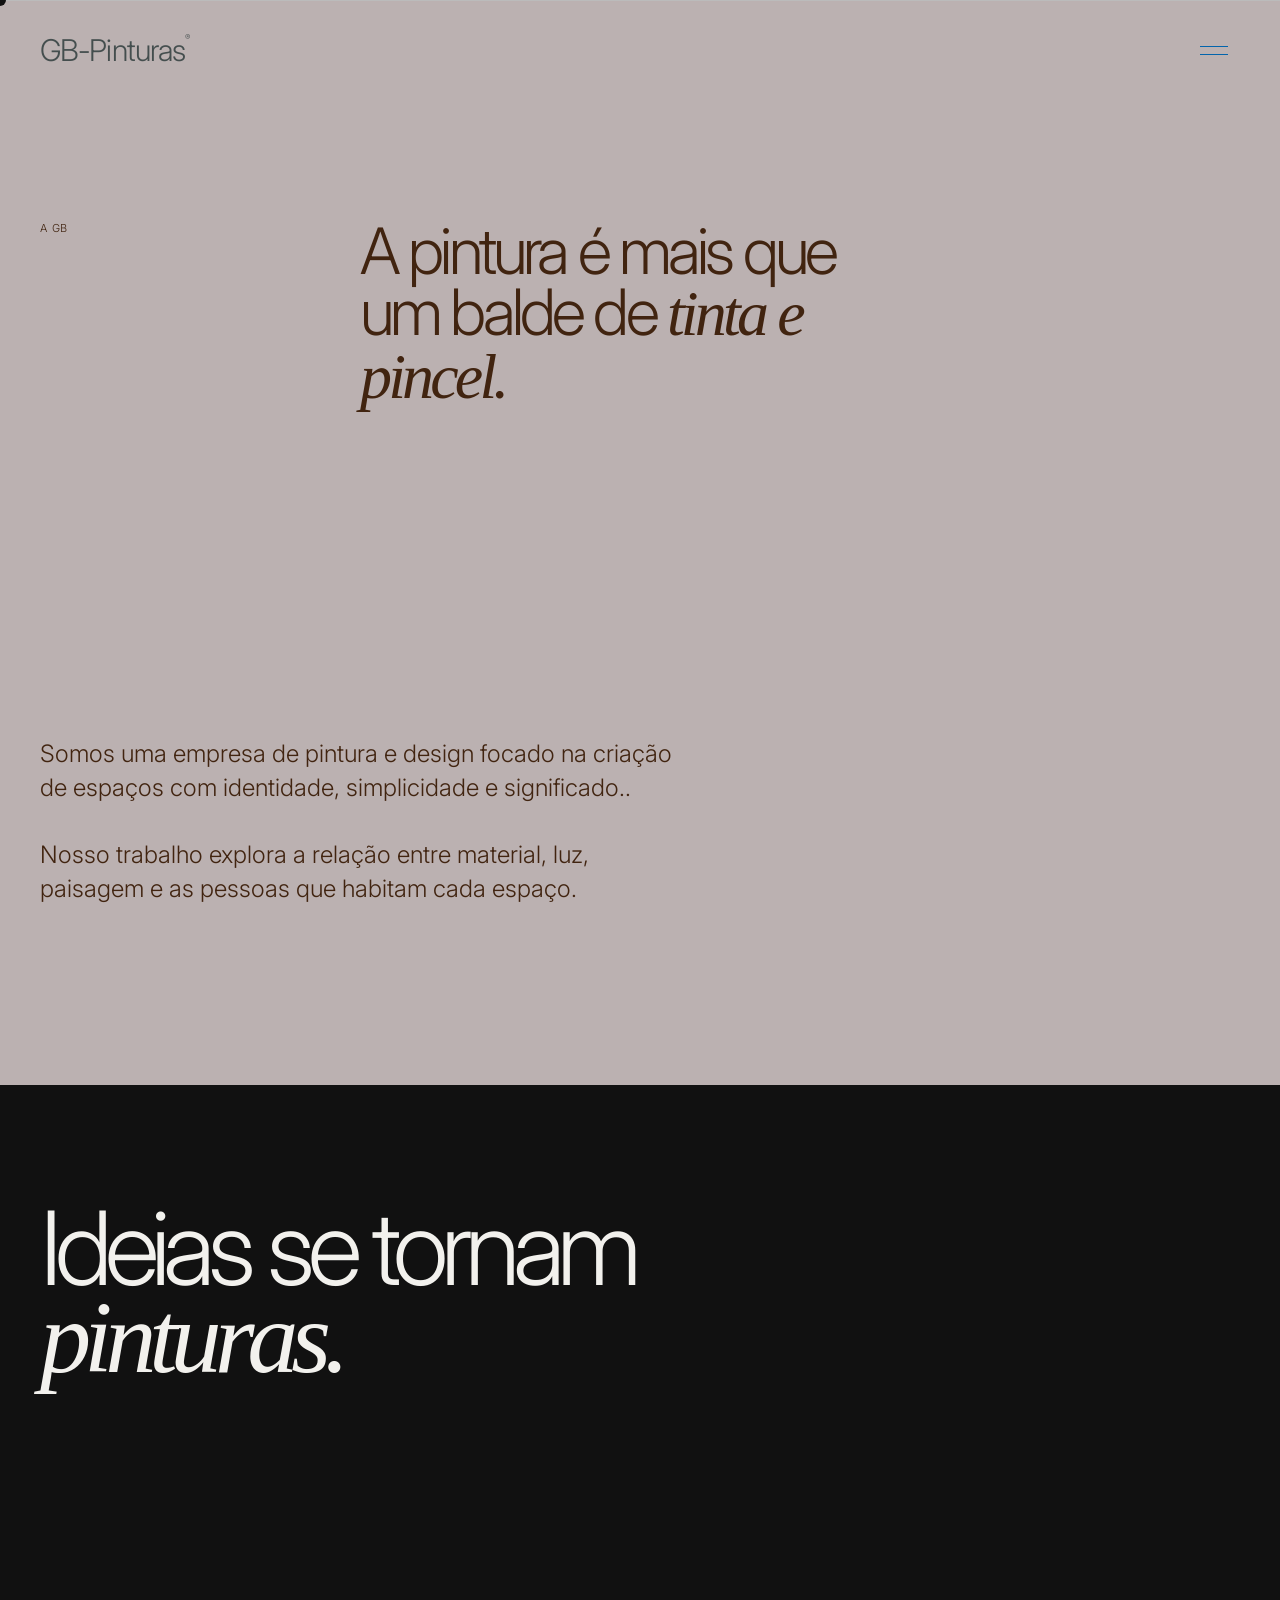
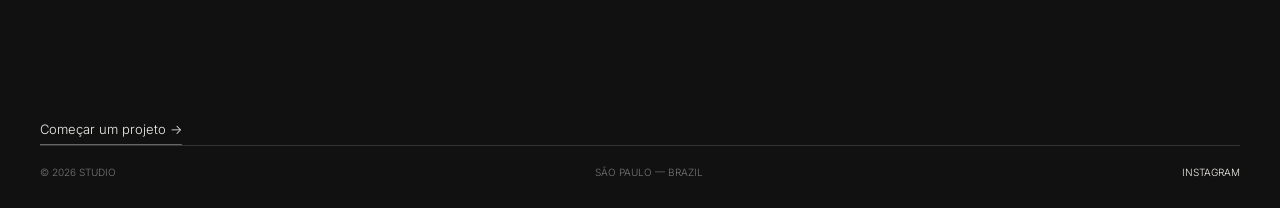
<file: studio.html>
<!DOCTYPE html>
<html lang="pt-BR">

<head>

    <meta charset="UTF-8">

    <meta
        name="viewport"
        content="width=device-width, initial-scale=1.0"
    >

    <title>Gb</title>

    <link
        rel="preconnect"
        href="https://fonts.googleapis.com"
    >

    <link
        rel="preconnect"
        href="https://fonts.gstatic.com"
        crossorigin
    >

    <link
        href="https://fonts.googleapis.com/css2?family=Inter:wght@300;400;500&display=swap"
        rel="stylesheet"
    >

    <link rel="stylesheet" href="css/style.css">

</head>

<body>

    <div class="cursor"></div>

    <header class="header">
        <a href="index.html" class="logo">
            GB-Pinturas<span>®</span>
        </a>
        <button class="menu-button" id="menuButton">
            <span></span>
            <span></span>
        </button>
    </header>



<nav class="menu" id="menu">

    <div class="menu-inner">

        <div class="menu-links">

            <a href="index.html">
                Projetos
                <span>01</span>
            </a>

            <a href="studio.html">
                Studio
                <span>02</span>
            </a>

            <a href="#">
                Processos
                <span>03</span>
            </a>

            <a href="contact.html">
                Contato
                <span>04</span>
            </a>

        </div>

        <div class="menu-footer">

            <p>
                Architecture<br>
                Interior<br>
                Design
            </p>

            <p>
                São Paulo<br>
                Brazil
            </p>

        </div>

    </div>

</nav>


<main>

    <section class="manifesto" style="padding-top: 220px;">

        <div class="manifesto-small">
            A GB
        </div>

        <div class="manifesto-text">

            <p>
                A pintura é
                mais que um balde 
                de <i>tinta e pincel.</i>
            </p>

        </div>

    </section>


    <section class="projects">

        <div style="max-width: 650px;">

            <p style="
                font-size: 24px;
                line-height: 1.4;
            ">

                Somos uma empresa de pintura e design
                focado na criação de espaços com identidade, 
                simplicidade e significado..

                <br><br>

                Nosso trabalho explora a relação entre 
                material, luz, paisagem e as pessoas 
                que habitam cada espaço.

            </p>

        </div>

    </section>


    <footer class="footer">

        <div class="footer-top">

            <h2>
                Ideias se tornam<br>
                <i>pinturas.</i>
            </h2>

            <a
                href="contact.html"
                class="footer-contact"
            >
                Começar um projeto  →
            </a>

        </div>

        <div class="footer-bottom">

            <p>© 2026 Studio</p>

            <p>São Paulo — Brazil</p>

            <a href="#">Instagram</a>

        </div>

    </footer>

</main>


<script src="script.js"></script>

</body>

</html>
</file>
<file: css/style.css>
/* =========================================
   RESET
========================================= */

* {
    margin: 0;
    padding: 0;
    box-sizing: border-box;
}

html {
    scroll-behavior: smooth;
}


body {
    background: #bbb1b1;
    color: #412410;
    font-family: "Inter", sans-serif;
    font-weight: 300;
    overflow-x: hidden;
}

img {
    width: 100%;
    display: block;
    object-fit: cover;
}

a {
    color: inherit;
    text-decoration: none;
}

button{
    border: none;
    background:local;
    font: inherit;
    cursor: pointer;
    color: #b94d05;
}


/* =========================================
   CURSOR
========================================= */

.cursor {
    position: fixed;

    width: 12px;
    height: 12px;

    background: #111;
    border-radius: 50%;

    pointer-events: none;

    z-index: 9999;

    transform: translate(-50%, -50%);

    transition:
        width .3s ease,
        height .3s ease,
        background .3s ease;
}

.cursor.big {
    width: 50px;
    height: 50px;
    background: rgba(17,17,17,.1);
}


/* =========================================
   HEADER
========================================= */

.header {
    position: fixed;

    top: 0;
    left: 0;

    width: 100%;

    padding: 30px 40px;

    display: flex;
    justify-content: space-between;
    align-items: center;

    z-index: 1000;

    mix-blend-mode: difference;

    color: white;

    isolation: isolate;
}

.logo {
    font-size: 30px;
    letter-spacing: -.03em;

}

.logo span {
    font-size: 8px;
    vertical-align: top;
}


/* =========================================
   MENU BUTTON
========================================= */

.menu-button {
    width: 40px;
    height: 40px;

    display: flex;
    flex-direction: column;

    justify-content: center;
    gap: 7px;
}

.menu-button span {
    display: block;

    width: 28px;
    height: 1px;

    background: currentColor;

    transition: transform .4s ease;
}

.menu-button.active span:first-child {
    transform: translateY(4px) rotate(45deg);
}

.menu-button.active span:last-child {
    transform: translateY(-4px) rotate(-45deg);
}


/* =========================================
   FULL SCREEN MENU
========================================= */

.menu {
    position: fixed;
    width: 100%;
    inset: 0;
    left: 0;
    top: 0;
    background: #111;
    color: #b1900f;
    height: 100dvh;
    z-index: 999;

    overflow-y: auto;

    transform: translateY(-100%);

    transition: transform .7s cubic-bezier(.77,0,.18,1);
}

.menu.active {
    transform: translateY(0);
}

.menu-inner {
    height: 100%;

    padding: 120px 40px 40px;

    display: flex;
    flex-direction: column;
    justify-content: space-between;
    
}

.menu-links {
    display: flex;
    flex-direction: column;
}

.menu-links a {
    font-size: clamp(45px, 8vw, 110px);

    line-height: .95;

    letter-spacing: -.06em;

    display: flex;
    justify-content: space-between;

    border-bottom: 1px solid #333;

    padding: 12px 0;

    transition: padding .4s ease;
}

.menu-links a:hover {
    padding-left: 25px;
}

.menu-links span {
    font-size: 12px;
    letter-spacing: 0;
    align-self: flex-start;
}

.menu-footer {
    display: flex;
    justify-content: space-between;

    font-size: 12px;
    line-height: 1.5;

    color: #888;
}


/* =========================================
   HERO
========================================= */

.hero {
    min-height: 100vh;

    padding: 150px 40px 40px;

    position: relative;

    display: grid;

    grid-template-columns: 1fr 1fr;

    gap: 40px;

    align-items: center;
}

.hero-text {
    z-index: 2;
}

.eyebrow {
    font-size: 11px;

    text-transform: uppercase;

    letter-spacing: .08em;

    margin-bottom: 50px;
}

.hero h1 {
    font-size: clamp(70px, 10vw, 150px);

    font-weight: 300;

    line-height: .82;

    letter-spacing: -.08em;
}

.hero h1 i {
    font-family: Georgia, serif;

    font-weight: 400;
}

.hero-image {
    height: 75vh;

    overflow: hidden;
}

.hero-image img {
    height: 100%;

    transition: transform 1.2s cubic-bezier(.2,.6,.2,1);
}

.hero-image:hover img {
    transform: scale(1.04);
}

.scroll-indicator {
    position: absolute;

    bottom: 35px;
    left: 40px;

    font-size: 10px;

    text-transform: uppercase;

    letter-spacing: .08em;
}


/* =========================================
   PROJECTS
========================================= */

.projects {
    padding: 180px 40px;
}

.section-header {
    display: flex;
    justify-content: space-between;

    align-items: flex-start;

    margin-bottom: 70px;

    font-size: 11px;

    text-transform: uppercase;

    letter-spacing: .07em;
}

.filters {
    display: flex;
    gap: 25px;
}

.filter {
    color: #888;

    font-size: 11px;

    text-transform: uppercase;

    transition: color .3s ease;
}

.filter:hover,
.filter.active {
    color: #111;
}

.project-grid {
    display: grid;

    grid-template-columns: repeat(2, 1fr);

    column-gap: 25px;

    row-gap: 130px;
}

.project:nth-child(even) {
    margin-top: 180px;
}

.project-image {
    position: relative;

    overflow: hidden;

    background: #ddd;
}

.project:nth-child(1) .project-image {
    aspect-ratio: 4 / 5;
}

.project:nth-child(2) .project-image {
    aspect-ratio: 4 / 3;
}

.project:nth-child(3) .project-image {
    aspect-ratio: 4 / 5;
}

.project:nth-child(4) .project-image {
    aspect-ratio: 4 / 3;
}

.project:nth-child(5) .project-image {
    aspect-ratio: 4 / 5;
}

.project-image img {
    height: 100%;

    transition:
        transform 1s cubic-bezier(.2,.6,.2,1);
}

.project:hover .project-image img {
    transform: scale(1.05);
}

.project-number {
    position: absolute;

    top: 20px;
    right: 20px;

    color: white;

    font-size: 11px;
}

.project-info {
    display: flex;

    justify-content: space-between;

    padding-top: 18px;

    border-top: 1px solid #bbb;

    margin-top: 12px;
}

.project-info h2 {
    font-size: 20px;

    font-weight: 300;

    letter-spacing: -.04em;
}

.project-info div {
    display: flex;
    gap: 30px;

    font-size: 10px;

    color: #777;
}


/* =========================================
   MANIFESTO
========================================= */

.manifesto {
    padding: 150px 40px;

    border-top: 1px solid #bbb;

    display: grid;

    grid-template-columns: 1fr 2fr 1fr;

    gap: 40px;
}

.manifesto-small {
    font-size: 11px;

    text-transform: uppercase;

    letter-spacing: .07em;
}

.manifesto-text p {
    font-size: clamp(40px, 5vw, 75px);

    line-height: .95;

    letter-spacing: -.06em;
}

.manifesto-text i {
    font-family: Georgia, serif;
}

.text-link {
    align-self: end;

    justify-self: end;

    border-bottom: 1px solid #111;

    padding-bottom: 5px;

    font-size: 11px;
}


/* =========================================
   FOOTER
========================================= */

.footer {
    background: #111;

    color: #f2f1ed;

    padding: 120px 40px 30px;
}

.footer-top {
    min-height: 60vh;

    display: flex;

    flex-direction: column;

    justify-content: space-between;
}

.footer h2 {
    font-size: clamp(55px, 8vw, 120px);

    line-height: .85;

    letter-spacing: -.07em;

    font-weight: 300;
}

.footer h2 i {
    font-family: Georgia, serif;
}

.footer-contact {
    font-size: 13px;

    border-bottom: 1px solid #666;

    padding-bottom: 7px;

    width: max-content;

    transition: border-color .3s ease;
}

.footer-contact:hover {
    border-color: white;
}

.footer-bottom {
    border-top: 1px solid #333;

    padding-top: 20px;

    display: flex;

    justify-content: space-between;

    color: #777;

    font-size: 10px;

    text-transform: uppercase;
}

.footer-bottom a {
    color: #f2f1ed;
}


/* =========================================
   HIDDEN PROJECT
========================================= */

.project.hidden {
    display: none;
}


/* =========================================
   RESPONSIVE
========================================= */

@media (max-width: 768px) {

    .header {
        padding: 22px 20px;
    }

    .cursor {
        display: none;
    }

    .hero {
        padding: 120px 20px 30px;

        display: flex;

        flex-direction: column;

        align-items: stretch;

        gap: 50px;
    }

    .hero h1 {
        font-size: 75px;
    }

    .hero-image {
        height: 65vh;
    }

    .scroll-indicator {
        display: none;
    }

    .projects {
        padding: 100px 20px;
    }

    .section-header {
        flex-direction: column;

        gap: 30px;
    }

    .filters {
        gap: 18px;
    }

    .project-grid {
        grid-template-columns: 1fr;

        row-gap: 80px;
    }

    .project:nth-child(even) {
        margin-top: 0;
    }

    .project-info {
        flex-direction: column;

        gap: 12px;
    }

    .project-info div {
        justify-content: space-between;
    }

    .manifesto {
        padding: 100px 20px;

        display: flex;

        flex-direction: column;

        gap: 50px;
    }

    .manifesto-text p {
        font-size: 50px;
    }

    .text-link {
        align-self: flex-start;
        justify-self: auto;
    }

    .footer {
        padding: 80px 20px 25px;
    }

    .footer-top {
        min-height: 65vh;
    }

    .footer h2 {
        font-size: 60px;
    }

    .footer-bottom {
        flex-wrap: wrap;

        gap: 15px;
    }

    .menu-inner {
        padding: 120px 20px 25px;
    }

    .menu-links a {
        font-size: 55px;
    }

}
</file>
